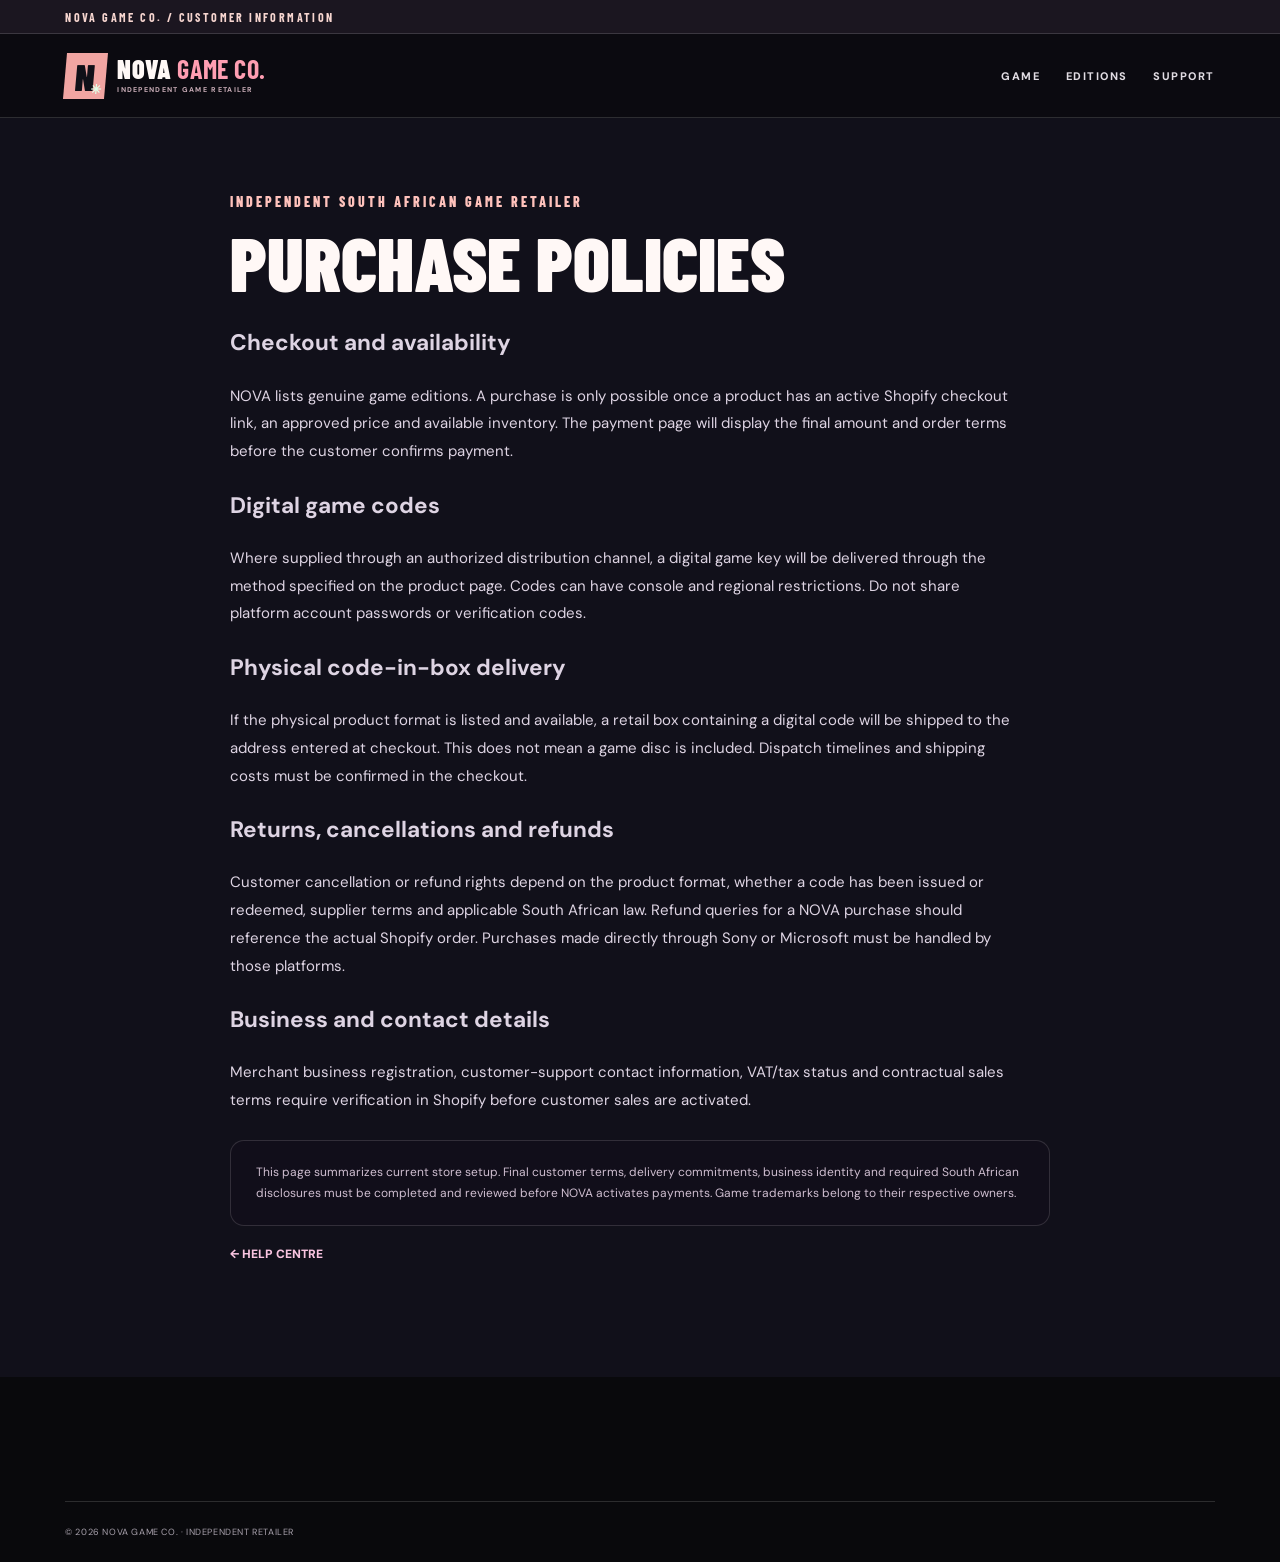
<file: policies.html>
<!doctype html><html lang="en-ZA"><head><meta charset="utf-8"><meta name="viewport" content="width=device-width,initial-scale=1"><meta name="robots" content="noindex,nofollow"><title>PURCHASE POLICIES | NOVA GAME CO.</title><link rel="icon" href="assets/favicon.svg"><link rel="stylesheet" href="styles.css"><link rel="stylesheet" href="premium.css"></head><body class="purchase-page"><div class="topline">NOVA GAME CO. / CUSTOMER INFORMATION</div><header class="site-header"><a class="brand" href="index.html"><span class="brand-icon">N<span>✳</span></span><span class="brand-name">NOVA <b>GAME CO.</b><small>INDEPENDENT GAME RETAILER</small></span></a><nav class="nav" aria-label="Main"><a href="index.html">GAME</a><a href="index.html#compare-editions">EDITIONS</a><a href="support.html">SUPPORT</a></nav></header><main class="purchase-main"><div class="wrap" style="max-width:950px"><div class="section-eyebrow">INDEPENDENT SOUTH AFRICAN GAME RETAILER</div><h1 style="font:900 clamp(46px,7vw,76px)/.9 var(--display);margin:18px 0 26px">PURCHASE POLICIES</h1><div style="max-width:780px;color:#ded4e3;font-size:15px;line-height:1.85"><h2>Checkout and availability</h2><p>NOVA lists genuine game editions. A purchase is only possible once a product has an active Shopify checkout link, an approved price and available inventory. The payment page will display the final amount and order terms before the customer confirms payment.</p><h2>Digital game codes</h2><p>Where supplied through an authorized distribution channel, a digital game key will be delivered through the method specified on the product page. Codes can have console and regional restrictions. Do not share platform account passwords or verification codes.</p><h2>Physical code-in-box delivery</h2><p>If the physical product format is listed and available, a retail box containing a digital code will be shipped to the address entered at checkout. This does not mean a game disc is included. Dispatch timelines and shipping costs must be confirmed in the checkout.</p><h2>Returns, cancellations and refunds</h2><p>Customer cancellation or refund rights depend on the product format, whether a code has been issued or redeemed, supplier terms and applicable South African law. Refund queries for a NOVA purchase should reference the actual Shopify order. Purchases made directly through Sony or Microsoft must be handled by those platforms.</p><h2>Business and contact details</h2><p>Merchant business registration, customer-support contact information, VAT/tax status and contractual sales terms require verification in Shopify before customer sales are activated.</p></div><div class="edition-disclaimer">This page summarizes current store setup. Final customer terms, delivery commitments, business identity and required South African disclosures must be completed and reviewed before NOVA activates payments. Game trademarks belong to their respective owners.</div><a href="support.html" class="back-route">← HELP CENTRE</a></div></main><footer class="footer"><div class="wrap"><div class="footer-bottom">© 2026 NOVA GAME CO. · INDEPENDENT RETAILER</div></div></footer></body></html>
</file>
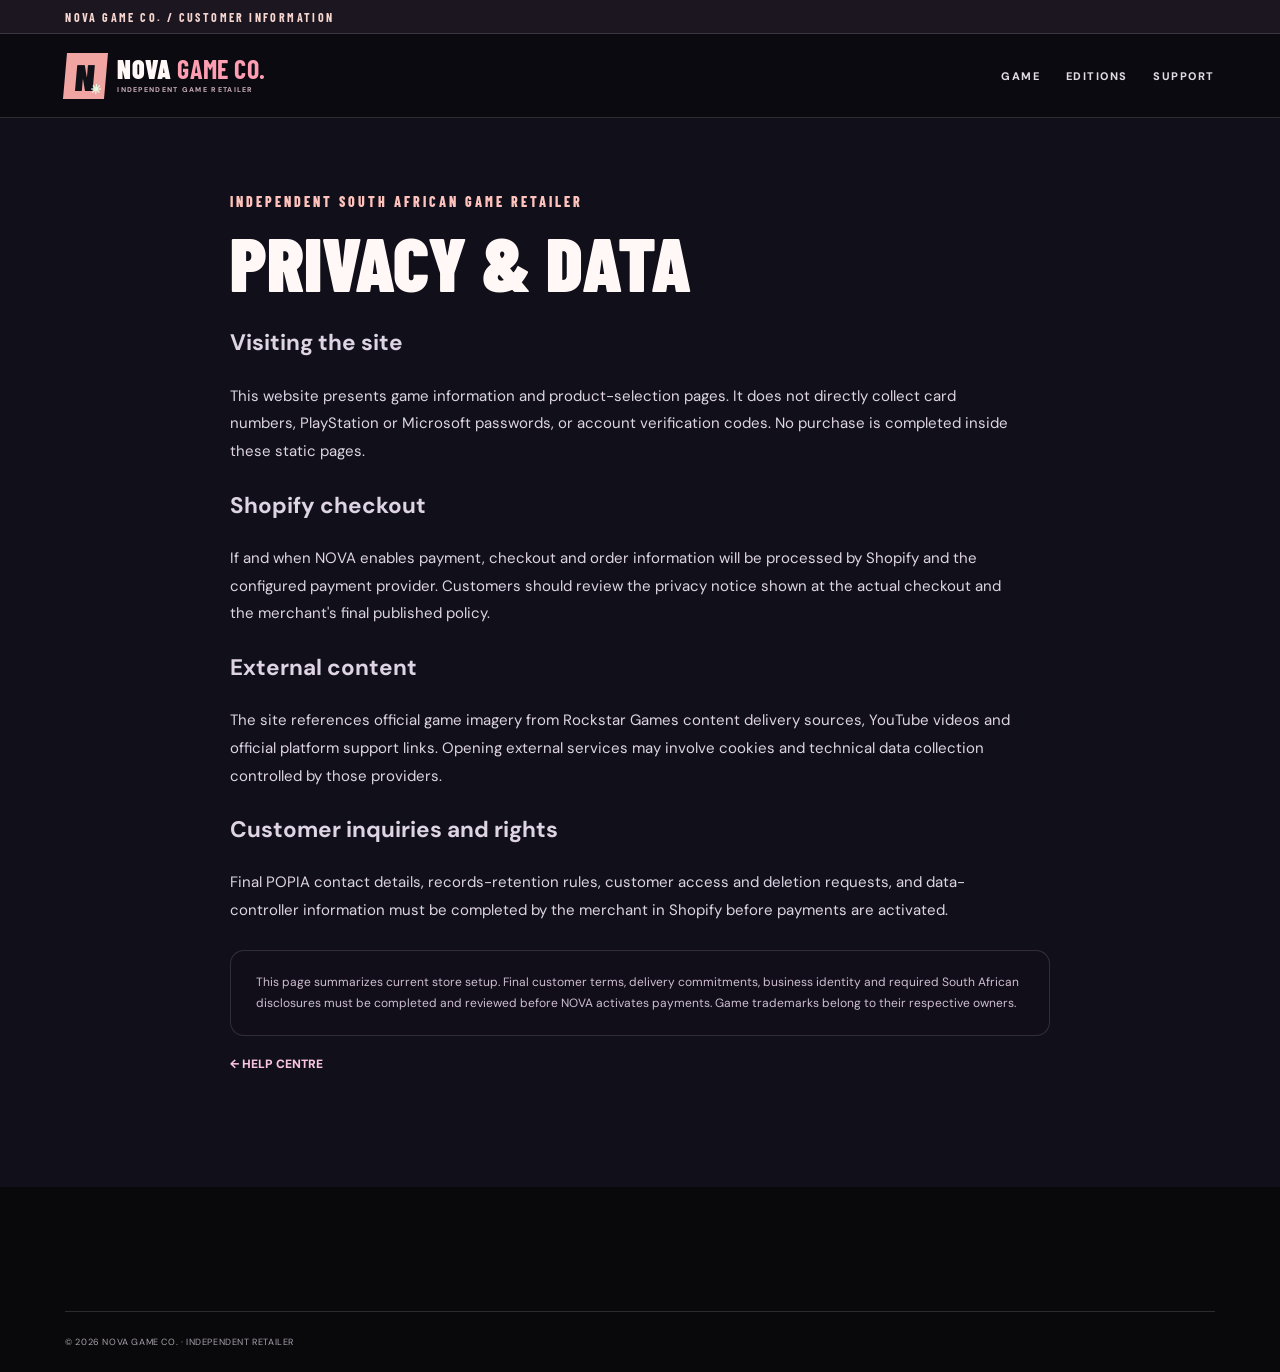
<file: privacy.html>
<!doctype html><html lang="en-ZA"><head><meta charset="utf-8"><meta name="viewport" content="width=device-width,initial-scale=1"><meta name="robots" content="noindex,nofollow"><title>PRIVACY & DATA | NOVA GAME CO.</title><link rel="icon" href="assets/favicon.svg"><link rel="stylesheet" href="styles.css"><link rel="stylesheet" href="premium.css"></head><body class="purchase-page"><div class="topline">NOVA GAME CO. / CUSTOMER INFORMATION</div><header class="site-header"><a class="brand" href="index.html"><span class="brand-icon">N<span>✳</span></span><span class="brand-name">NOVA <b>GAME CO.</b><small>INDEPENDENT GAME RETAILER</small></span></a><nav class="nav" aria-label="Main"><a href="index.html">GAME</a><a href="index.html#compare-editions">EDITIONS</a><a href="support.html">SUPPORT</a></nav></header><main class="purchase-main"><div class="wrap" style="max-width:950px"><div class="section-eyebrow">INDEPENDENT SOUTH AFRICAN GAME RETAILER</div><h1 style="font:900 clamp(46px,7vw,76px)/.9 var(--display);margin:18px 0 26px">PRIVACY & DATA</h1><div style="max-width:780px;color:#ded4e3;font-size:15px;line-height:1.85"><h2>Visiting the site</h2><p>This website presents game information and product-selection pages. It does not directly collect card numbers, PlayStation or Microsoft passwords, or account verification codes. No purchase is completed inside these static pages.</p><h2>Shopify checkout</h2><p>If and when NOVA enables payment, checkout and order information will be processed by Shopify and the configured payment provider. Customers should review the privacy notice shown at the actual checkout and the merchant's final published policy.</p><h2>External content</h2><p>The site references official game imagery from Rockstar Games content delivery sources, YouTube videos and official platform support links. Opening external services may involve cookies and technical data collection controlled by those providers.</p><h2>Customer inquiries and rights</h2><p>Final POPIA contact details, records-retention rules, customer access and deletion requests, and data-controller information must be completed by the merchant in Shopify before payments are activated.</p></div><div class="edition-disclaimer">This page summarizes current store setup. Final customer terms, delivery commitments, business identity and required South African disclosures must be completed and reviewed before NOVA activates payments. Game trademarks belong to their respective owners.</div><a href="support.html" class="back-route">← HELP CENTRE</a></div></main><footer class="footer"><div class="wrap"><div class="footer-bottom">© 2026 NOVA GAME CO. · INDEPENDENT RETAILER</div></div></footer></body></html>
</file>
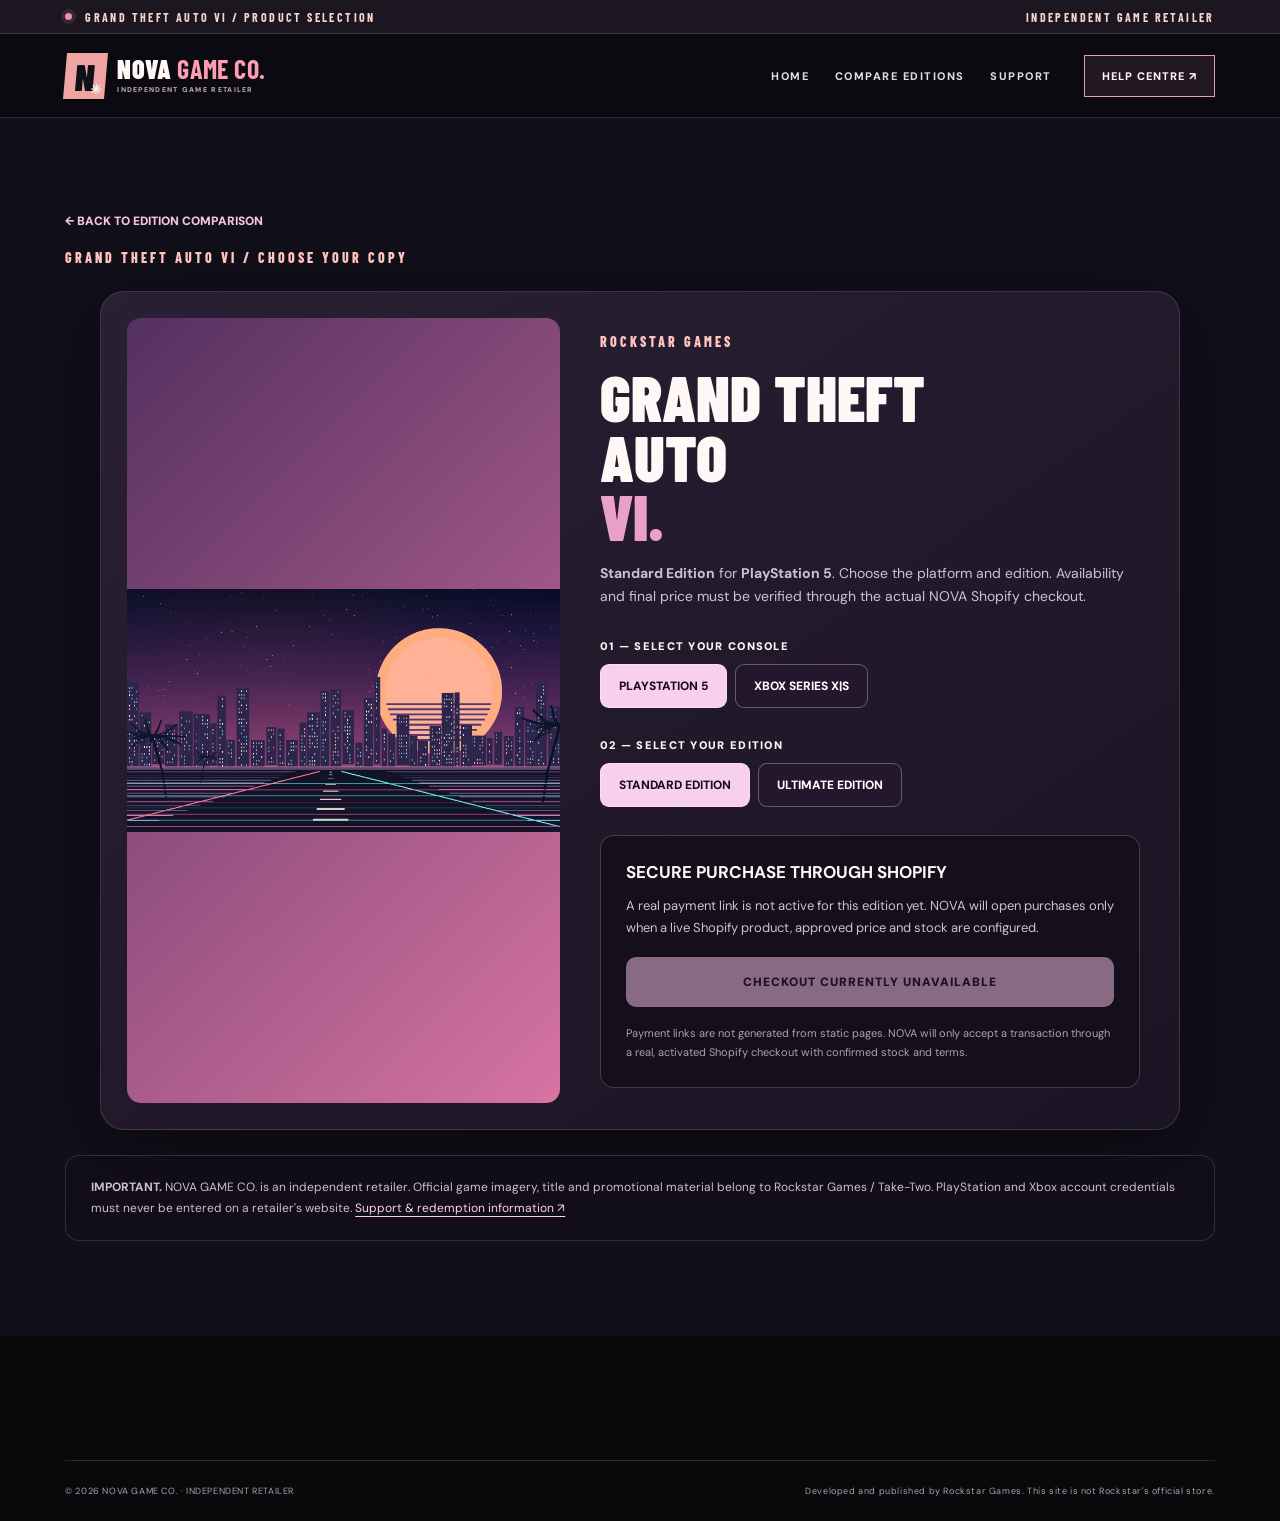
<file: purchase.html>
<!doctype html><html lang="en-ZA"><head><meta charset="utf-8"><meta name="viewport" content="width=device-width,initial-scale=1"><meta name="robots" content="noindex,nofollow"><meta name="theme-color" content="#15101d"><meta name="description" content="Select the Grand Theft Auto VI edition and console for purchase at NOVA GAME CO. Secure checkout is available only through an activated NOVA Shopify product.">
<title>Choose your GTA VI edition | NOVA GAME CO.</title><link rel="icon" href="assets/favicon.svg" type="image/svg+xml"><link rel="stylesheet" href="styles.css"><link rel="stylesheet" href="premium.css"><script src="checkout-config.js" defer></script><script src="premium.js" defer></script></head>
<body class="purchase-page"><a class="skip" href="#main">Skip to product</a>
<div class="topline"><span class="pulse"></span>GRAND THEFT AUTO VI / PRODUCT SELECTION<span class="topline-spacer"></span>INDEPENDENT GAME RETAILER</div>
<header class="site-header"><a class="brand" href="index.html"><span class="brand-icon">N<span>✳</span></span><span class="brand-name">NOVA <b>GAME CO.</b><small>INDEPENDENT GAME RETAILER</small></span></a><nav class="nav" aria-label="Navigation"><a href="index.html">HOME</a><a href="index.html#compare-editions">COMPARE EDITIONS</a><a href="support.html">SUPPORT</a></nav><a class="header-action" href="support.html">HELP CENTRE ↗</a></header>
<main id="main" class="purchase-main"><div class="wrap"><a class="back-route" href="index.html#compare-editions">← BACK TO EDITION COMPARISON</a><div class="section-eyebrow">GRAND THEFT AUTO VI / CHOOSE YOUR COPY</div>
<div class="purchase-panel"><div class="purchase-art"><img id="purchaseCover" src="https://images.ctfassets.net/h1rqp7q66d54/2Jdz0iAM18p5xmLns5yGLC/5a43ecf3763a9db84504fc32b8417c4f/GTAVI_PreOrderWebstore_GamesGrid_FOB_1212x1497_R01.jpg" alt="Grand Theft Auto VI official game artwork" width="490" height="620" onerror="this.src='assets/neon-city-original.webp'"></div>
<div class="purchase-information"><span class="section-eyebrow">ROCKSTAR GAMES</span><h1>GRAND THEFT<br>AUTO <em>VI.</em></h1><p><b id="selectedEdition">Standard Edition</b> for <b id="selectedPlatform">PlayStation 5</b>. Choose the platform and edition. Availability and final price must be verified through the actual NOVA Shopify checkout.</p>
<div class="selector-label">01 — SELECT YOUR CONSOLE</div><div class="purchase-options" data-choice="platform" role="group" aria-label="Select console"><button type="button" data-value="ps5" aria-pressed="true">PLAYSTATION 5</button><button type="button" data-value="xbox" aria-pressed="false">XBOX SERIES X|S</button></div>
<div class="selector-label">02 — SELECT YOUR EDITION</div><div class="purchase-options" data-choice="edition" role="group" aria-label="Select edition"><button type="button" data-value="standard" aria-pressed="true">STANDARD EDITION</button><button type="button" data-value="ultimate" aria-pressed="false">ULTIMATE EDITION</button></div>
<div class="checkout-box"><strong>SECURE PURCHASE THROUGH SHOPIFY</strong><p id="purchaseMessage">Checking whether a verified Shopify checkout exists for this edition.</p><a id="purchaseButton" class="checkout-go" role="button" aria-disabled="true">CHECKOUT CURRENTLY UNAVAILABLE</a><p style="margin:17px 0 0;font-size:11px;color:#aca0b6">Payment links are not generated from static pages. NOVA will only accept a transaction through a real, activated Shopify checkout with confirmed stock and terms.</p></div>
</div></div><div class="edition-disclaimer"><strong>IMPORTANT.</strong> NOVA GAME CO. is an independent retailer. Official game imagery, title and promotional material belong to Rockstar Games / Take-Two. PlayStation and Xbox account credentials must never be entered on a retailer's website. <a href="support.html">Support & redemption information ↗</a></div></div></main>
<footer class="footer"><div class="wrap"><div class="footer-bottom"><span>© <span id="year">2026</span> NOVA GAME CO. · INDEPENDENT RETAILER</span><span>Developed and published by Rockstar Games. This site is not Rockstar's official store.</span></div></div></footer>
</body></html>
</file>
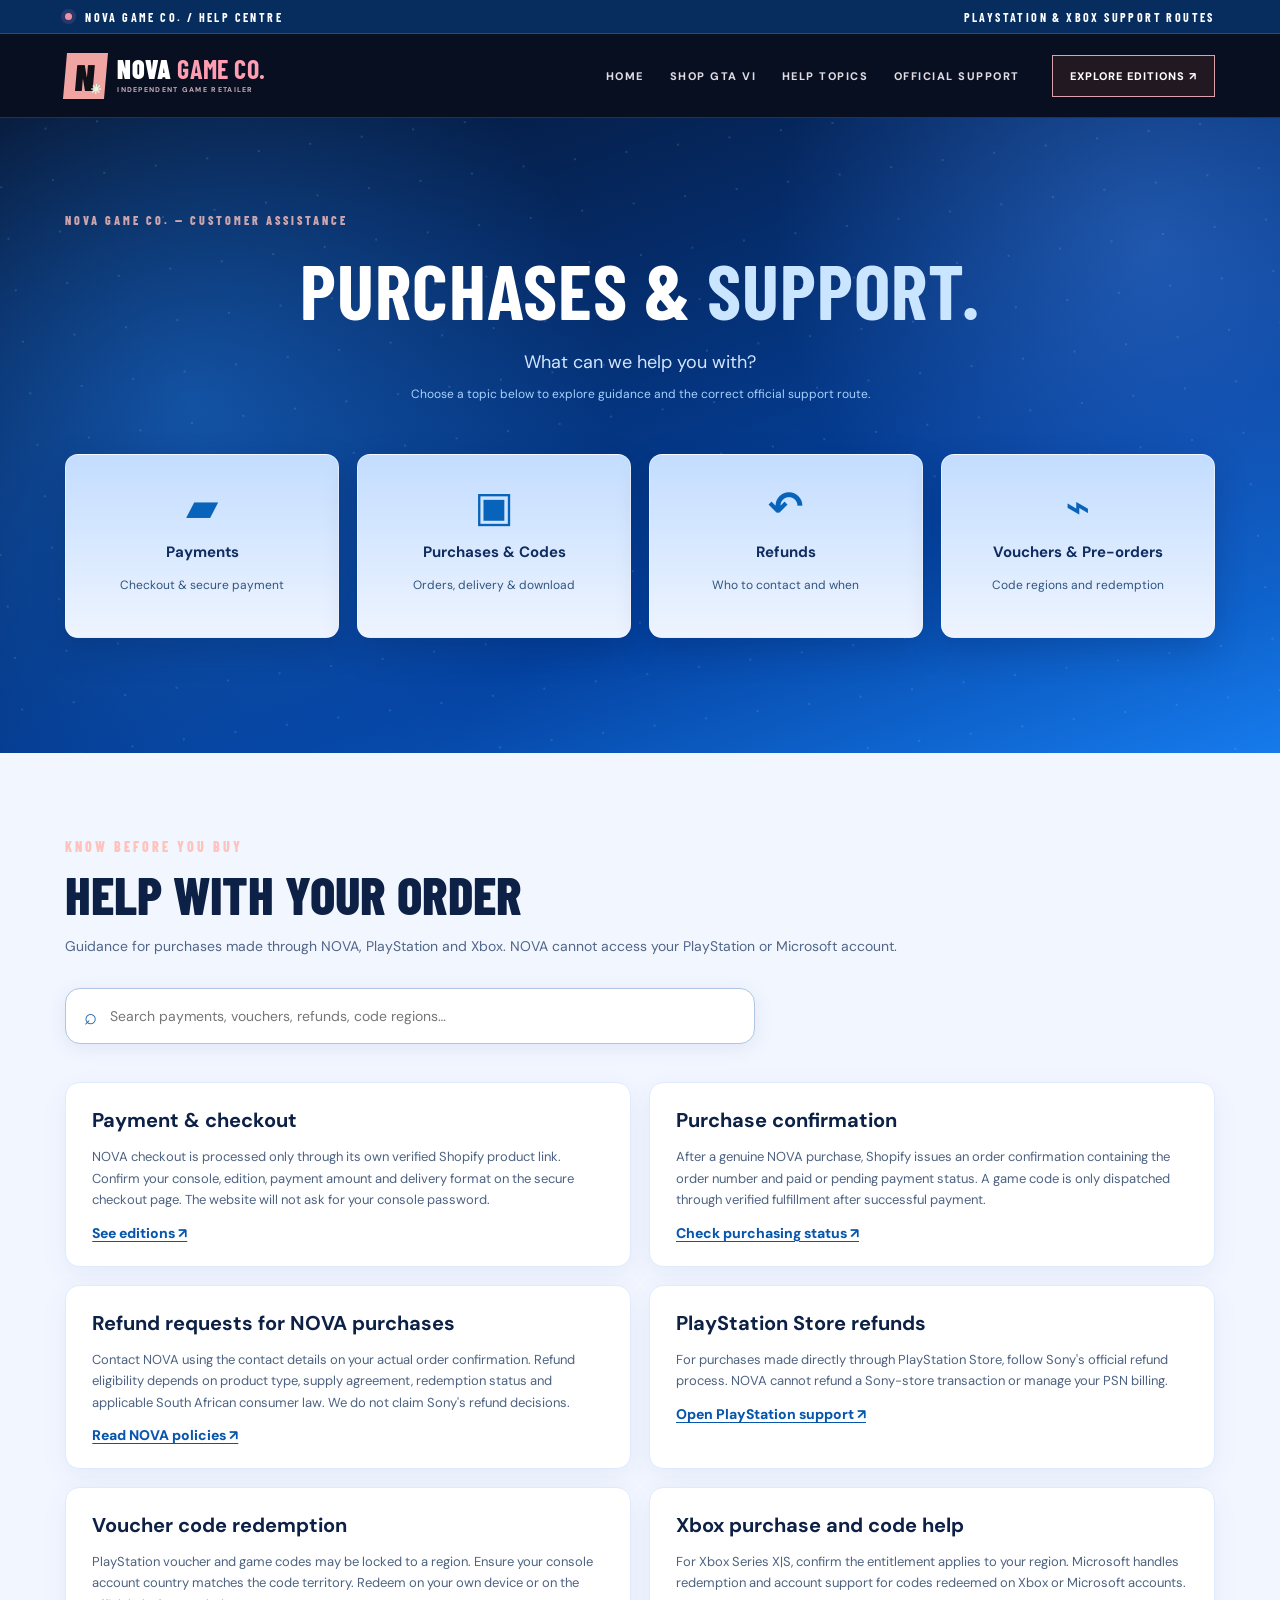
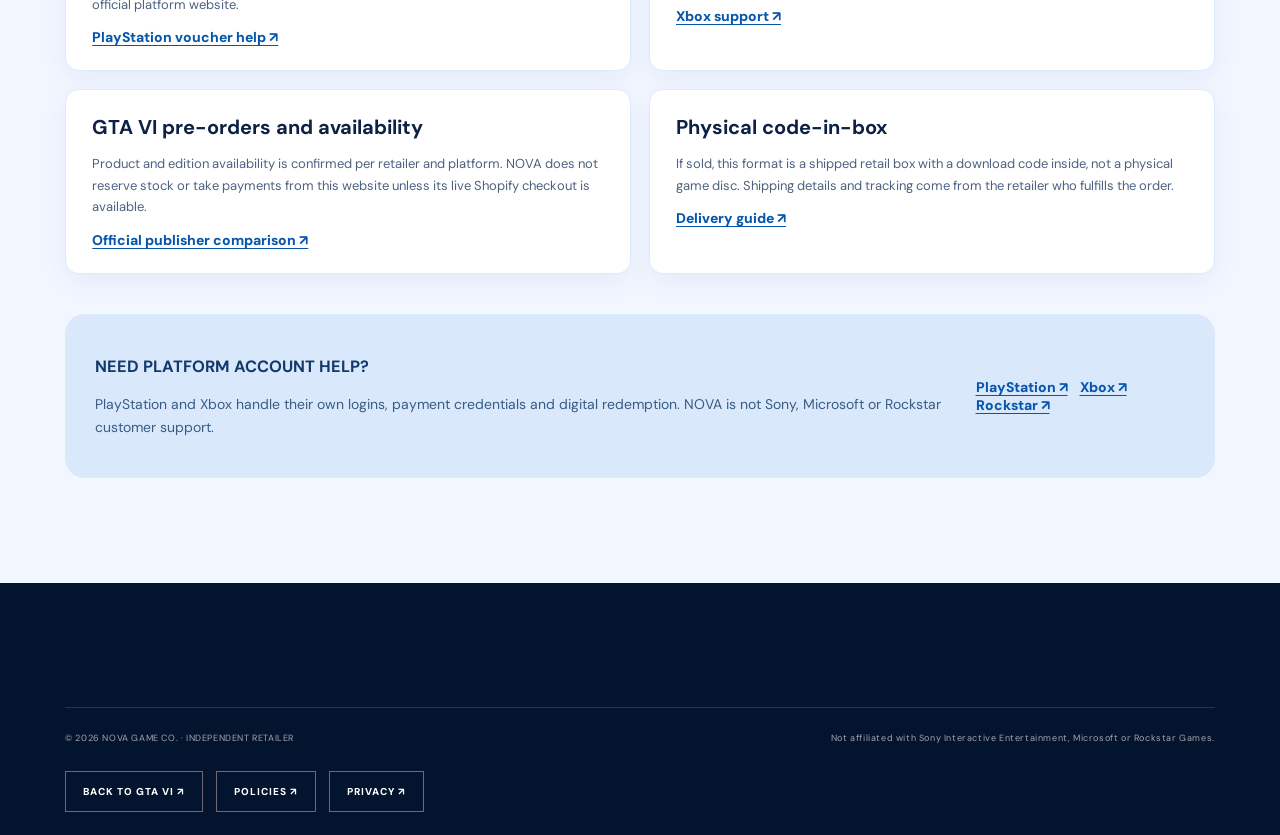
<file: support.html>
<!doctype html><html lang="en-ZA"><head>
<meta charset="utf-8"><meta name="viewport" content="width=device-width,initial-scale=1"><meta name="robots" content="noindex,nofollow">
<meta name="theme-color" content="#073b93"><meta name="description" content="NOVA GAME CO. help centre for Grand Theft Auto VI purchases, payments, refunds, digital codes and account-region guidance. Official platform support links included.">
<title>Purchases & Support | NOVA GAME CO.</title><link rel="icon" href="assets/favicon.svg" type="image/svg+xml"><link rel="stylesheet" href="styles.css"><link rel="stylesheet" href="premium.css"><script src="app.js" defer></script><script src="premium.js" defer></script></head>
<body class="support-page">
<a class="skip" href="#main">Skip to main</a>
<div class="topline"><span class="pulse"></span>NOVA GAME CO. / HELP CENTRE<span class="topline-spacer"></span><span>PLAYSTATION & XBOX SUPPORT ROUTES</span></div>
<header class="site-header"><a class="brand" href="index.html"><span class="brand-icon">N<span>✳</span></span><span class="brand-name">NOVA <b>GAME CO.</b><small>INDEPENDENT GAME RETAILER</small></span></a><nav class="nav" id="primaryNav" aria-label="Main"><a href="index.html">HOME</a><a href="index.html#compare-editions">SHOP GTA VI</a><a href="#help-topics">HELP TOPICS</a><a href="#official">OFFICIAL SUPPORT</a></nav><a href="index.html#compare-editions" class="header-action">EXPLORE EDITIONS ↗</a><button class="menu-btn" id="menuBtn" aria-label="Open navigation" aria-expanded="false" aria-controls="primaryNav"><span></span><span></span></button></header>
<main id="main">
<section class="support-hero"><div class="wrap"><div class="eyebrow">NOVA GAME CO. — CUSTOMER ASSISTANCE</div><h1>PURCHASES & <em>SUPPORT.</em></h1><p class="subtitle">What can we help you with?</p><p class="subinfo">Choose a topic below to explore guidance and the correct official support route.</p>
<div class="help-cards">
<a class="help-card" href="#help-topics" data-help-category="payment"><span class="help-symbol" aria-hidden="true">▰</span><b>Payments</b><small>Checkout & secure payment</small></a>
<a class="help-card" href="#help-topics" data-help-category="purchase"><span class="help-symbol" aria-hidden="true">▣</span><b>Purchases & Codes</b><small>Orders, delivery & download</small></a>
<a class="help-card" href="#help-topics" data-help-category="refund"><span class="help-symbol" aria-hidden="true">↶</span><b>Refunds</b><small>Who to contact and when</small></a>
<a class="help-card" href="#help-topics" data-help-category="voucher"><span class="help-symbol" aria-hidden="true">⌁</span><b>Vouchers & Pre-orders</b><small>Code regions and redemption</small></a>
</div></div></section>
<section id="help-topics" class="support-content"><div class="wrap"><div class="support-heading"><span class="section-eyebrow">KNOW BEFORE YOU BUY</span><h2>HELP WITH YOUR ORDER</h2><p>Guidance for purchases made through NOVA, PlayStation and Xbox. NOVA cannot access your PlayStation or Microsoft account.</p></div><label class="help-search" for="helpSearch"><span aria-hidden="true">⌕</span><input type="search" id="helpSearch" placeholder="Search payments, vouchers, refunds, code regions…" autocomplete="off" aria-label="Search help articles"></label>
<div class="help-faq">
<article><h3>Payment & checkout</h3><p>NOVA checkout is processed only through its own verified Shopify product link. Confirm your console, edition, payment amount and delivery format on the secure checkout page. The website will not ask for your console password.</p><a href="index.html#compare-editions">See editions ↗</a></article>
<article><h3>Purchase confirmation</h3><p>After a genuine NOVA purchase, Shopify issues an order confirmation containing the order number and paid or pending payment status. A game code is only dispatched through verified fulfillment after successful payment.</p><a href="index.html#compare-editions">Check purchasing status ↗</a></article>
<article><h3>Refund requests for NOVA purchases</h3><p>Contact NOVA using the contact details on your actual order confirmation. Refund eligibility depends on product type, supply agreement, redemption status and applicable South African consumer law. We do not claim Sony's refund decisions.</p><a href="policies.html">Read NOVA policies ↗</a></article>
<article><h3>PlayStation Store refunds</h3><p>For purchases made directly through PlayStation Store, follow Sony's official refund process. NOVA cannot refund a Sony-store transaction or manage your PSN billing.</p><a href="https://www.playstation.com/en-za/support/store/" target="_blank" rel="noopener noreferrer">Open PlayStation support ↗</a></article>
<article><h3>Voucher code redemption</h3><p>PlayStation voucher and game codes may be locked to a region. Ensure your console account country matches the code territory. Redeem on your own device or on the official platform website.</p><a href="https://www.playstation.com/en-za/support/store/" target="_blank" rel="noopener noreferrer">PlayStation voucher help ↗</a></article>
<article><h3>Xbox purchase and code help</h3><p>For Xbox Series X|S, confirm the entitlement applies to your region. Microsoft handles redemption and account support for codes redeemed on Xbox or Microsoft accounts.</p><a href="https://support.xbox.com/" target="_blank" rel="noopener noreferrer">Xbox support ↗</a></article>
<article><h3>GTA VI pre-orders and availability</h3><p>Product and edition availability is confirmed per retailer and platform. NOVA does not reserve stock or take payments from this website unless its live Shopify checkout is available.</p><a href="https://store.rockstargames.com/game/buy-gta-vi?drm=playstation#compare-editions" target="_blank" rel="noopener noreferrer">Official publisher comparison ↗</a></article>
<article><h3>Physical code-in-box</h3><p>If sold, this format is a shipped retail box with a download code inside, not a physical game disc. Shipping details and tracking come from the retailer who fulfills the order.</p><a href="index.html#guide">Delivery guide ↗</a></article>
</div><p id="noHelpResults" class="no-help-results" hidden>No matching help topics. Try a shorter search or use the official support links below.</p>
<div class="official-help" id="official"><div><h3>NEED PLATFORM ACCOUNT HELP?</h3><p>PlayStation and Xbox handle their own logins, payment credentials and digital redemption. NOVA is not Sony, Microsoft or Rockstar customer support.</p></div><div><a href="https://www.playstation.com/en-za/support/store/" target="_blank" rel="noopener noreferrer">PlayStation ↗</a> &nbsp; <a href="https://support.xbox.com/" target="_blank" rel="noopener noreferrer">Xbox ↗</a> &nbsp; <a href="https://support.rockstargames.com/" target="_blank" rel="noopener noreferrer">Rockstar ↗</a></div></div></div></section>
</main><footer class="footer"><div class="wrap"><div class="footer-bottom"><span>© <span id="year">2026</span> NOVA GAME CO. · INDEPENDENT RETAILER</span><span>Not affiliated with Sony Interactive Entertainment, Microsoft or Rockstar Games.</span></div><div class="guide-links"><a href="index.html">BACK TO GTA VI ↗</a><a href="policies.html">POLICIES ↗</a><a href="privacy.html">PRIVACY ↗</a></div></div></footer>
</body></html>
</file>
<file: styles.css>
@import url('https://fonts.googleapis.com/css2?family=Barlow+Condensed:wght@500;600;700;800;900&family=DM+Sans:wght@400;500;600;700&display=swap');
:root{--ink:#0e0e14;--ink2:#17141f;--ink3:#241b2c;--line:rgba(255,255,255,.14);--pink:#ff83a7;--coral:#ffad8b;--gold:#ffca8f;--text:#fff8f6;--muted:#b6aab6;--font:'DM Sans',system-ui,-apple-system,sans-serif;--display:'Barlow Condensed',Impact,'Arial Narrow',sans-serif}*{box-sizing:border-box}html{scroll-behavior:smooth;scroll-padding-top:86px}body{margin:0;color:var(--text);background:var(--ink);font-family:var(--font);font-size:14px;-webkit-font-smoothing:antialiased}a{color:inherit;text-decoration:none}button,input,select,textarea{font:inherit}button{cursor:pointer}img,video{display:block;max-width:100%}button:focus-visible,a:focus-visible,details:focus-visible,input:focus-visible,select:focus-visible{outline:3px solid #8ddff8;outline-offset:3px}body.modal-open{overflow:hidden}.wrap{max-width:1400px;margin:auto;padding:0 clamp(22px,5.1vw,88px)}.skip{position:absolute;top:-50px;z-index:99;background:white;color:#000;padding:10px}.skip:focus{top:0}.topline{height:34px;padding:0 clamp(20px,5.1vw,88px);display:flex;align-items:center;gap:13px;background:#1b1620;border-bottom:1px solid var(--line);font-family:var(--display);font-size:12px;font-weight:700;letter-spacing:2.4px;color:#f6d5cf}.pulse,.live-dot{width:7px;height:7px;display:inline-block;flex:0 0 7px;background:#ef91a2;border-radius:50%;box-shadow:0 0 0 4px #ff90b420}.topline-spacer{flex:1}.top-div{opacity:.4}.site-header{height:84px;padding:0 clamp(20px,5.1vw,88px);display:flex;align-items:center;gap:32px;border-bottom:1px solid var(--line);background:#0c0b10f5;position:sticky;top:0;z-index:30;backdrop-filter:blur(22px)}.brand{display:inline-flex;align-items:center;gap:11px;white-space:nowrap}.brand-icon{font-family:var(--display);font-size:37px;font-weight:900;display:grid;place-items:center;color:#101018;background:#f1a5a2;width:41px;height:46px;line-height:1;position:relative;transform:skew(-5deg);overflow:hidden}.brand-icon span{position:absolute;color:#e2ffe7;font-size:13px;bottom:3px;right:3px}.brand-name{font-family:var(--display);font-size:26px;font-weight:900;line-height:.85;letter-spacing:.4px}.brand-name b{color:#ff9eb2}.brand-name small{display:block;font-family:var(--font);font-size:7px;font-weight:800;letter-spacing:1.3px;color:#c6aab5;margin-top:7px}.nav{display:flex;align-items:center;gap:clamp(13px,2vw,35px);margin-left:auto}.nav a{font-size:11px;letter-spacing:1.5px;font-weight:800;color:#e1dce3;white-space:nowrap;transition:color .2s}.nav a:hover{color:var(--pink)}.header-action{white-space:nowrap;border:1px solid #dca2ab;padding:13px 17px;font-size:11px;letter-spacing:1px;font-weight:800;background:#221821}.header-action span{color:#ff9faa}.header-action:hover{background:#503147}.menu-btn{display:none;background:none;border:0;width:36px;height:36px;padding:7px;flex-direction:column;justify-content:space-evenly}.menu-btn span{height:2px;background:white;width:100%}.hero{position:relative;background:#171121;min-height:790px;overflow:hidden}.hero-glow{position:absolute;inset:-10%;background:radial-gradient(circle at 78% 50%,#b44380a6,transparent 38%),radial-gradient(circle at 5% 84%,#e6865b55,transparent 44%);z-index:0}.hero-backdrop{position:absolute;inset:0;width:100%;height:100%;object-fit:cover;opacity:.32;filter:blur(6px) saturate(.9);transform:scale(1.04)}.hero-vignette{position:absolute;inset:0;background:linear-gradient(90deg,#100b16 .2%,#1a1125e9 37%,#2014219c 69%,#111018bf),linear-gradient(0deg,#0e0e14 0,transparent 27%,#22162970 100%)}.hero-content{position:relative;display:grid;grid-template-columns:minmax(0,1.06fr) minmax(310px,.85fr);gap:clamp(20px,5vw,95px);align-items:center;padding-top:74px;padding-bottom:50px;min-height:680px}.hero-copy{position:relative;z-index:3}.eyebrow,.section-eyebrow{font-family:var(--display);font-weight:800;font-size:14px;letter-spacing:3px;color:#ffc2bc}.eyebrow{display:flex;align-items:center;gap:12px}.eyebrow-line{display:inline-block;background:var(--pink);width:31px;height:2px}.eyebrow-number{opacity:.54}.game-wordmark{font-family:var(--display);font-size:clamp(19px,2.7vw,32px);letter-spacing:3px;font-weight:900;line-height:1;margin:35px 0 0}.game-wordmark span{font-size:55px;background:linear-gradient(155deg,#fff5d4,#ff8fc4 56%,#e879a8);-webkit-background-clip:text;background-clip:text;color:transparent;letter-spacing:0;margin-left:7px}.hero h1,.section h2,.closing-cta h2{font-family:var(--display);font-weight:900;line-height:.82;font-size:clamp(74px,8.2vw,136px);letter-spacing:-2px;margin:12px 0 26px}.hero h1 i,.section h2 em,.closing-cta h2 em{font-style:normal;background:linear-gradient(90deg,#ffd3aa 0%,#ff8ba6 55%,#db90df);-webkit-background-clip:text;background-clip:text;color:transparent}.hero-desc{color:#efdee5;font-size:15px;line-height:1.85;max-width:510px}.hero-btns{display:flex;gap:11px;flex-wrap:wrap;margin-top:31px}.btn{border:none;display:inline-flex;justify-content:center;align-items:center;gap:14px;min-height:54px;padding:14px 22px;font-weight:800;font-size:11px;letter-spacing:1.35px;text-transform:uppercase;transition:transform .2s,background .2s;color:#fff}.btn:hover{transform:translateY(-2px)}.btn-pink{background:#f58cab;color:#15101a}.btn-pink:hover{background:#ffb1c3}.btn-glass{border:1px solid #ffffff63;background:#ffffff08;color:white}.btn-glass:hover{background:#ffffff18}.play-icon{font-size:12px;color:#ff9bba}.hero-foot{display:flex;align-items:center;flex-wrap:wrap;gap:12px;color:#dfd0d7;font-size:10px;letter-spacing:1.1px;font-weight:700;margin-top:38px}.hero-foot i{font-style:normal;opacity:.3}.age-tag{background:#ece5e8;color:#17121a;font-weight:900;padding:5px 8px;font-family:var(--display);font-size:18px}.cover-stage{position:relative;max-width:510px;margin:0 auto;align-self:center}.cover-halo{position:absolute;inset:7% -10%;filter:blur(45px);background:#e96ca466;border-radius:50%}.cover-art{position:relative;max-height:540px;object-fit:contain;box-shadow:0 28px 70px #0009,0 0 0 8px #ffffff09;transform:rotate(2deg);width:100%;border:1px solid #ffffff24}.cover-caption{position:absolute;right:-7%;top:-30px;z-index:2;font-size:11px;font-weight:700;letter-spacing:2px;color:#ffd6c7;transform:rotate(5deg)}.cover-bottom{position:relative;display:flex;justify-content:space-between;gap:8px;margin-top:20px;font-weight:800;letter-spacing:1.5px;font-size:10px;color:#d7c2cc}.hero-end{position:relative;border-top:1px solid #ffffff29;display:flex;align-items:stretch;justify-content:space-between;gap:30px;padding-top:22px;padding-bottom:25px}.countdown{display:flex;align-items:center;gap:34px}.countdown-text{font-family:var(--display);font-size:19px;font-weight:800;letter-spacing:1px}.countdown-text small{display:block;color:#c4abb8;font-size:11px;margin-top:5px;letter-spacing:1.7px}.clock{display:flex;gap:13px;align-items:center}.clock div{display:flex;flex-direction:column;align-items:center}.clock strong{font-family:var(--display);font-size:37px;font-weight:900;line-height:1;color:#ffadb6;font-variant-numeric:tabular-nums}.clock small{font-size:8px;letter-spacing:1.6px;margin-top:5px}.clock>b{font-family:var(--display);font-size:24px;font-weight:600;opacity:.4;margin-top:-12px}.verified-identity{display:flex;align-items:center;gap:15px;max-width:285px;border-left:1px solid #ffffff40;padding-left:23px}.vstar{font-size:33px;color:#f798ad}.verified-identity strong{font-size:11px;letter-spacing:.6px;text-transform:uppercase}.verified-identity small{display:block;font-size:10px;line-height:1.5;color:#d7c3ca;margin-top:6px}.ticker{overflow:hidden;background:linear-gradient(90deg,#ee9fb5,#f8ba97);color:#18101b;white-space:nowrap;border-top:1px solid #ffffff60}.ticker>div{font-family:var(--display);font-size:27px;letter-spacing:2px;font-weight:900;line-height:45px;width:max-content;animation:track 45s linear infinite}.ticker span{padding:0 35px;opacity:.55}@keyframes track{0%{transform:translateX(0)}100%{transform:translateX(-35%)}}.section{padding:115px 0}.section h2{font-size:clamp(57px,7vw,104px);margin:18px 0 28px}.section p{color:#cbbdca;line-height:1.77}.intro{background:#100e17}.intro-grid{display:grid;grid-template-columns:1.55fr .8fr;gap:clamp(30px,9vw,150px)}.body-large{font-size:16px;max-width:680px}.text-link{font-weight:800;letter-spacing:1.4px;font-size:11px;display:inline-flex;align-items:center;gap:6px;padding-bottom:7px;border-bottom:1px solid var(--pink);color:#ffd5cb}.intro-grid .text-link{margin-top:15px}.intro-facts{border-top:1px solid #ffffff2a;align-self:center}.intro-facts>div{padding:18px 0;border-bottom:1px solid #ffffff2a;display:flex;justify-content:space-between;gap:10px}.intro-facts span{font-size:10px;color:#b8a1ba;letter-spacing:1px;font-weight:700}.intro-facts strong{font-family:var(--display);font-size:18px;letter-spacing:1px;text-align:right}.character-grid{display:grid;grid-template-columns:1fr 1fr;gap:19px;margin-top:65px}.character{height:420px;position:relative;overflow:hidden;border:1px solid var(--line);background:#261823}.character img{width:100%;height:100%;object-fit:cover;transition:transform .6s}.character:hover img{transform:scale(1.05)}.char-shade{position:absolute;inset:0;background:linear-gradient(0deg,#100b14ef,transparent 70%)}.char-details{position:absolute;bottom:29px;left:29px;right:29px}.char-details span{font-size:10px;letter-spacing:2px;color:#ffc3ba;font-weight:800}.char-details h3{font-family:var(--display);font-size:53px;line-height:1;margin:9px 0}.char-details h3 em{font-style:normal;color:#ff9ab5}.char-details p{font-size:12px;color:#efdee5;max-width:395px}.products{background:linear-gradient(180deg,#1d1725,#130f19)}.title-row{display:flex;justify-content:space-between;align-items:end;gap:30px;margin-bottom:36px}.title-row h2{margin-bottom:14px}.title-row p{max-width:610px;margin:0}.filters{display:flex;gap:7px;flex-wrap:wrap}.filter{background:#ffffff08;border:1px solid #ffffff2c;color:#cbb7c9;padding:12px 17px;font-size:10px;font-weight:800;letter-spacing:1.1px}.filter.active,.filter:hover{background:#efa0ae;border-color:#efa0ae;color:#24111a}.product-grid{display:grid;grid-template-columns:repeat(4,minmax(0,1fr));gap:16px}.product-card{border:1px solid #ffffff21;background:#211827;min-width:0;display:flex;flex-direction:column;transition:transform .2s,border-color .2s}.product-card:hover{transform:translateY(-5px);border-color:#e49dbb77}.product-card[hidden]{display:none}.product-image{position:relative;height:200px;background:linear-gradient(150deg,#643d69,#241626);overflow:hidden}.product-image img{height:100%;width:100%;object-fit:cover}.product-platform{position:absolute;top:12px;left:12px;padding:7px 11px;font-size:10px;letter-spacing:1px;font-weight:900;z-index:1}.ps5-tag{background:#e7ecff;color:#133380}.xbox-tag{background:#daf9d1;color:#104b1a}.product-body{padding:20px;display:flex;flex-direction:column;flex:1}.product-overline{font-size:9px;font-weight:700;letter-spacing:1.2px;color:#ffbbbf}.product-body h3{font-family:var(--display);font-weight:800;font-size:30px;line-height:1;margin:12px 0 9px}.product-body h3 small{font-size:23px;color:#ffb0bf;display:block;margin-top:5px}.product-body p{font-size:12px;line-height:1.6;flex:1;margin:10px 0 19px}.product-price{display:flex;gap:12px;align-items:center;justify-content:space-between;border-top:1px solid #ffffff27;padding-top:16px}.product-price small{display:block;font-size:9px;letter-spacing:1px;color:#bbaabc}.product-price strong{font-family:var(--display);font-size:36px;font-weight:900}.price-note{font-size:8px;font-weight:800;color:#d6a1b0;border:1px solid #b8809744;padding:5px}.product-actions{margin-top:19px;display:flex;flex-direction:column;gap:14px}.product-actions .btn{min-height:43px;font-size:10px;padding:10px}.product-actions>a:last-child{font-size:9px;letter-spacing:1.2px;font-weight:800;color:#e5c3cd;text-align:center}.stock-note{display:grid;grid-template-columns:.8fr 1.3fr .65fr;gap:28px;align-items:center;border:1px solid #ff9eaf66;background:#48273755;padding:22px 25px;margin-top:25px}.stock-note>div{display:flex;align-items:center;gap:12px}.stock-note strong{font-family:var(--display);font-size:20px;letter-spacing:1px}.stock-icon{font-size:28px;color:#ffaeb3}.stock-note p{font-size:12px;margin:0}.stock-note a{font-size:10px;font-weight:900;letter-spacing:1px;color:#ffb5a9;text-align:right}.video-section{background:#130e1a}.trailers-grid{display:grid;grid-template-columns:2fr 1fr 1fr;gap:17px}.trailer-card{background:#241b28;border:1px solid var(--line);padding:0;text-align:left;color:#fff;min-width:0;overflow:hidden}.trailer-card:hover .thumb img{transform:scale(1.05)}.trailer-card:hover{border-color:#edb7c6}.big-trailer{grid-row:span 2}.thumb{position:relative;overflow:hidden;aspect-ratio:16/10;background:#322238}.thumb img{width:100%;height:100%;object-fit:cover;transition:transform .5s}.big-trailer .thumb{aspect-ratio:16/12}.floating-play{display:grid;place-items:center;position:absolute;top:50%;left:50%;transform:translate(-50%,-50%);border-radius:50%;height:63px;width:63px;background:#f99ab7;color:#150b12;padding-left:3px;box-shadow:0 0 0 10px #ff9db31f}.trailer-detail{padding:16px 18px;display:flex;flex-direction:column;gap:7px}.trailer-detail span{font-size:9px;letter-spacing:1.4px;color:#ebb4bd;font-weight:700}.trailer-detail strong{font-family:var(--display);font-size:25px;line-height:1}.big-trailer .trailer-detail strong{font-size:38px}.trailer-detail small{color:#beb1c0;font-size:9px;letter-spacing:1px}.video-extra{background:#271d2e;padding:20px;display:flex;align-items:center;gap:14px;margin-top:17px;font-size:11px;font-weight:800;letter-spacing:1.5px}.video-extra b{margin-left:auto;color:#ffa9bc}.gallery-section{background:#15101b}.gallery-grid{display:grid;grid-template-columns:repeat(3,1fr);grid-auto-rows:205px;gap:13px}.shot{border:0;position:relative;background:#29212d;overflow:hidden;padding:0;min-width:0}.shot img{width:100%;height:100%;object-fit:cover;transition:transform .5s}.shot:hover img{transform:scale(1.06)}.shot::after{content:'';position:absolute;inset:30% 0 0;background:linear-gradient(0deg,#09070ded,transparent);pointer-events:none}.shot span{position:absolute;bottom:18px;left:21px;z-index:1;font-family:var(--display);font-size:24px;letter-spacing:.5px;font-weight:800;color:#fff}.shot-big{grid-column:span 2;grid-row:span 2}.shot-big span{font-size:40px}.shot-wide{grid-column:span 2}.media-credit{font-size:11px;margin-top:18px}.asset-library{background:radial-gradient(circle at 10% 5%,#66304d44,transparent 35%),#1e1524}.asset-grid{display:grid;grid-template-columns:repeat(4,1fr);gap:13px}.asset-grid a{border:1px solid #ffffff27;background:#241a2e;padding:30px 22px;min-height:180px;display:flex;flex-direction:column;transition:background .2s,transform .2s}.asset-grid a:hover{background:#4c2946;transform:translateY(-3px)}.asset-grid strong{font-family:var(--display);font-size:79px;line-height:.8;color:#ffadb4}.asset-grid span{font-family:var(--display);font-size:20px;font-weight:800;letter-spacing:.5px;margin-top:17px}.asset-grid small{margin-top:auto;padding-top:22px;font-size:10px;letter-spacing:1px;color:#f8b4b6;font-weight:800}.asset-small{display:flex;gap:10px;flex-wrap:wrap;margin-top:18px}.asset-small a{border:1px solid #ffffff3b;padding:13px 15px;font-size:10px;font-weight:800;letter-spacing:.8px}.asset-small a:hover{border-color:#fba2ad}.how-section{background:#111018}.guide-grid{display:grid;grid-template-columns:repeat(4,1fr);gap:13px}.guide-grid article{border-top:2px solid #ea9bb1;background:#241d2b;padding:26px 22px;min-height:230px}.guide-label{font-size:10px;color:#ffb1c5;font-weight:800;letter-spacing:1px}.guide-grid h3{font-family:var(--display);font-size:29px;font-weight:800;line-height:1;margin:25px 0 12px}.guide-grid p{font-size:12px;line-height:1.7}.guide-links{display:flex;flex-wrap:wrap;gap:13px;margin-top:25px}.guide-links a{border:1px solid #e7bdc07c;padding:13px 17px;font-weight:800;font-size:10px;letter-spacing:1px}.own-creative{background:#211a28}.own-grid{display:grid;grid-template-columns:1.8fr .7fr;gap:15px;align-items:start}.own-video{border:1px solid var(--line);background:#09090d}.own-video video{width:100%;max-height:400px;object-fit:contain;background:#09090d}.own-video.vertical video{max-height:400px}.own-video>div{display:flex;align-items:center;justify-content:space-between;gap:10px;padding:19px;font-size:10px;letter-spacing:1px}.own-video a{color:#ffbdc1}.faq-section{background:#0f0c14}.faq-grid{display:grid;grid-template-columns:1fr 1fr;column-gap:22px}.faq-grid details{border-top:1px solid #ffffff33;padding:22px 0}.faq-grid details:last-child,.faq-grid details:nth-last-child(2){border-bottom:1px solid #ffffff33}.faq-grid summary{font-weight:800;letter-spacing:.2px;cursor:pointer;list-style:none;display:flex;justify-content:space-between;gap:20px}.faq-grid summary::after{content:'+';color:#ffc4ae;font-size:19px}.faq-grid details[open] summary::after{content:'−'}.faq-grid p{font-size:12px;margin:16px 0 0}.closing-cta{background:linear-gradient(105deg,#55304d,#d3798b 65%,#e9a28e);padding:75px 0;color:#fff}.closing-inner{display:flex;justify-content:space-between;gap:25px;align-items:end}.closing-cta h2{font-size:clamp(70px,8vw,120px);margin:20px 0}.closing-cta h2 em{color:#220f23;background:none;-webkit-text-fill-color:#271324}.closing-cta p{font-size:14px;max-width:560px}.closing-inner>div:last-child{display:flex;flex-direction:column;gap:12px;min-width:220px}.closing-inner .btn-pink{background:#180d18;color:white}.closing-inner .btn-glass{border-color:#ffffff98}.footer{background:#09090c;padding:67px 0 23px}.footer-top{display:grid;grid-template-columns:1fr 1.5fr;gap:70px}.footer-top>div:first-child>p{color:#a9a0ae;max-width:355px;font-size:11px;line-height:1.8;margin-top:26px}.footer-links{display:grid;grid-template-columns:repeat(3,1fr);gap:18px}.footer-links>div{display:flex;flex-direction:column;gap:15px}.footer-links b{font-size:11px;letter-spacing:1px;color:#ffb1b8;margin-bottom:8px}.footer-links a{font-size:11px;color:#ddd1dc}.footer-links a:hover{color:#ff9bb0}.footer-bottom{display:flex;justify-content:space-between;gap:35px;border-top:1px solid #ffffff24;padding-top:24px;margin-top:57px;color:#a8a1ac;font-size:9px;line-height:1.5;letter-spacing:.6px}.media-modal{position:fixed;inset:0;z-index:90;background:#09060bf0;display:grid;place-items:center;padding:22px;backdrop-filter:blur(12px)}.media-modal[hidden]{display:none}.media-modal-panel{width:min(100%,1100px);box-shadow:0 20px 60px #0008;background:#19131f;border:1px solid #ffffff43}.modal-head{padding:16px 19px;display:flex;justify-content:space-between;align-items:center;font-family:var(--display);font-size:22px;letter-spacing:.8px}.modal-head button{border:1px solid #ffffff37;background:#ffffff09;color:white;font-size:19px;width:33px;height:33px}.modal-video,.modal-image{display:block;width:100%;aspect-ratio:16/9;border:0;background:#0a0a0a;object-fit:contain;max-height:73vh}.modal-credit{font-size:10px;color:#bbb1bd;letter-spacing:1px;padding:12px 19px;border-top:1px solid #ffffff20}.internal-page{min-height:100vh;background:radial-gradient(circle at 82% 0%,#6e3c5f52,transparent 35%),#100f17}.internal-main{padding:70px 0 100px}.internal-main h1{font-family:var(--display);font-weight:900;font-size:clamp(54px,8vw,105px);line-height:.9;margin:12px 0 24px}.internal-main .lead{font-size:15px;color:#dbcfda;line-height:1.75;max-width:760px}.panel{border:1px solid #ffffff2f;background:#231b29;padding:28px;margin-top:28px}.panel h2{font-family:var(--display);font-size:34px;margin:0 0 15px}.demo-form{display:grid;grid-template-columns:1fr 1fr;gap:17px}.field{display:flex;flex-direction:column;gap:7px}.field.full{grid-column:1/-1}.field label{color:#f1c1c4;letter-spacing:1px;font-size:10px;font-weight:800}.field input,.field select,.field textarea{width:100%;background:#110e16;border:1px solid #a38c9f;color:white;padding:15px;border-radius:0;outline-offset:4px}.field input::placeholder,.field textarea::placeholder{color:#806f84}.field .hint{font-size:10px;color:#bcb1be;line-height:1.5}.demo-status{font-size:11px;line-height:1.5;background:#61374c77;border:1px solid #d0a8b0;color:#fbdde2;padding:16px;margin:17px 0}.receipt-panel{max-width:760px;margin:28px auto 0;background:#fff;color:#24212a;padding:30px;position:relative}.demo-watermark{position:absolute;top:50%;left:50%;transform:translate(-50%,-50%) rotate(-24deg);font:900 67px var(--display);color:#aa283025;pointer-events:none;white-space:nowrap}.receipt-head{display:flex;justify-content:space-between;align-items:center;border-bottom:2px solid #222;padding-bottom:21px;gap:15px}.receipt-head h2{font:900 39px var(--display);margin:0;color:#1a1520}.receipt-head small{display:block;color:#666;font-size:11px}.receipt-progress{display:grid;grid-template-columns:1fr 1fr 1fr;gap:5px;margin:29px 0}.receipt-progress span{font-size:10px;color:#333;border-top:3px solid #bbb;padding-top:9px;font-weight:800}.receipt-progress span:first-child{border-color:#26ab74}.receipt-info{display:grid;grid-template-columns:1fr 1fr;gap:8px 20px;margin:20px 0;font-size:12px}.receipt-info b{display:block;font-size:10px;color:#67626b;margin-bottom:4px}.receipt-product{border-top:1px solid #ddd;border-bottom:1px solid #ddd;padding:18px 0;display:flex;gap:20px;align-items:center}.receipt-product img{width:100px;height:100px;object-fit:cover}.receipt-product strong{display:block;font-size:15px}.receipt-product p{font-size:11px;color:#655e67}.receipt-foot{font-size:10px;line-height:1.7;color:#605b65;margin-top:22px}.receipt-foot b{color:#271e30}.receipt-actions{display:flex;gap:12px;flex-wrap:wrap;margin-top:24px}.receipt-actions .btn{min-height:43px}.legal-copy{max-width:790px}.legal-copy h2{font-family:var(--display);font-size:33px;margin:31px 0 10px}.legal-copy p,.legal-copy li{line-height:1.85;color:#d7c9d7}.small-link{color:#ffadb5;text-decoration:underline}@media(max-width:1200px){.site-header{gap:18px}.nav{gap:17px}.nav a{font-size:10px}.header-action{font-size:10px}.product-grid{grid-template-columns:repeat(2,minmax(0,1fr))}.product-image{height:260px}.hero{min-height:0}.cover-art{max-height:480px}.hero-content{min-height:600px}.guide-grid{grid-template-columns:repeat(2,minmax(0,1fr))}.hero h1{font-size:clamp(66px,8vw,120px)}}@media(max-width:860px){.site-header{height:72px}.nav{display:none;position:absolute;top:72px;left:0;right:0;flex-direction:column;align-items:stretch;background:#191221;border-bottom:1px solid #ffffff50;padding:24px;gap:0}.nav.nav-open{display:flex}.nav a{padding:14px 10px;border-bottom:1px solid #ffffff1c;font-size:13px}.menu-btn{display:flex;margin-left:auto}.header-action{display:none}.hero-content{grid-template-columns:1fr .8fr;gap:20px}.hero h1{font-size:clamp(64px,9vw,100px)}.cover-stage{max-width:330px}.cover-caption{right:-2%}.hero-end{flex-direction:column}.verified-identity{border-left:0;border-top:1px solid #ffffff2b;padding-left:0;padding-top:15px;max-width:100%}.trailers-grid{grid-template-columns:1fr 1fr}.big-trailer{grid-row:span 1;grid-column:span 2}.big-trailer .thumb{aspect-ratio:16/8}.gallery-grid{grid-auto-rows:170px}.stock-note{grid-template-columns:1fr;gap:12px}.stock-note a{text-align:left}.intro-grid{grid-template-columns:1fr;gap:20px}.intro-facts{max-width:540px}.asset-grid{grid-template-columns:repeat(2,1fr)}.closing-inner{flex-direction:column;align-items:start}.closing-inner>div:last-child{flex-direction:row}.footer-top{grid-template-columns:1fr;gap:35px}}@media(max-width:620px){.wrap{padding:0 20px}.topline{padding:0 20px;font-size:10px;letter-spacing:1px}.topline span:last-child{display:none}.top-div{display:none}.site-header{padding:0 20px}.hero-content{grid-template-columns:1fr;min-height:0;padding-top:52px;padding-bottom:32px}.hero-copy{z-index:4}.game-wordmark{font-size:22px;margin-top:26px}.hero h1{font-size:clamp(70px,15vw,92px)}.hero-desc{font-size:13px}.hero-btns{gap:9px}.hero-btns .btn{width:100%}.cover-stage{margin-top:30px;max-width:370px;width:90%}.cover-art{max-height:340px;object-fit:cover;object-position:top}.cover-caption{top:-20px;font-size:9px}.cover-bottom{font-size:9px}.hero-end{padding-top:23px}.countdown{flex-direction:column;align-items:start;gap:17px}.clock{gap:10px}.clock strong{font-size:39px}.section{padding:78px 0}.section h2{font-size:clamp(60px,12vw,82px);margin:17px 0}.intro-grid{gap:15px}.intro-facts>div{padding:14px 0}.character-grid{grid-template-columns:1fr;gap:15px;margin-top:39px}.character{height:320px}.char-details{bottom:15px;left:19px;right:19px}.char-details h3{font-size:43px}.title-row{flex-direction:column;align-items:start}.title-row p{font-size:12px}.product-grid{grid-template-columns:1fr}.product-image{height:250px}.product-body h3{font-size:33px}.trailers-grid{grid-template-columns:1fr}.big-trailer{grid-column:span 1}.big-trailer .thumb{aspect-ratio:16/10}.gallery-grid{grid-template-columns:1fr 1fr;grid-auto-rows:135px;gap:8px}.shot-big{grid-column:span 2;grid-row:span 2}.shot-wide{grid-column:span 2}.shot span{font-size:14px;left:10px;bottom:10px}.shot-big span{font-size:27px}.asset-grid{grid-template-columns:1fr 1fr;gap:9px}.asset-grid a{padding:20px 15px;min-height:150px}.asset-grid strong{font-size:57px}.asset-grid span{font-size:17px}.guide-grid,.faq-grid{grid-template-columns:1fr}.own-grid{grid-template-columns:1fr}.own-video.vertical video{max-height:470px}.closing-cta{padding:63px 0}.closing-inner>div:last-child{flex-direction:column;width:100%}.footer-links{grid-template-columns:repeat(2,1fr);row-gap:33px}.footer-bottom{flex-direction:column;gap:10px}.demo-form,.receipt-info{grid-template-columns:1fr}.receipt-panel{padding:19px}.receipt-head h2{font-size:31px}.receipt-product img{width:78px;height:85px}.receipt-product{gap:13px}.demo-watermark{font-size:41px}.internal-main{padding:50px 0}.panel{padding:20px}}
@media(prefers-reduced-motion:reduce){*,*::before,*::after{animation:none!important;scroll-behavior:auto!important;transition:none!important}}
@media print{.topline,.site-header,.receipt-actions,.internal-main>div>.section-eyebrow,.internal-main h1,.internal-main .lead,.panel,.footer{display:none!important}.internal-main{padding:0}.receipt-panel{box-shadow:none;max-width:none;border:0;margin:0;padding:10px}body{background:#fff;color:#000}}

.publisher-credit{background:#100b15;border-bottom:1px solid #ffffff25}.publisher-credit-inner{min-height:89px;display:flex;align-items:center;justify-content:space-between;gap:18px}.publisher-brand{display:flex;align-items:center;gap:12px}.publisher-brand img{width:49px;height:49px;object-fit:contain}.publisher-brand small{display:block;color:#c9b6c4;font-size:9px;letter-spacing:1.2px;font-weight:700}.publisher-brand strong{font-family:var(--display);font-size:27px;font-weight:900;letter-spacing:.8px}.publisher-note{max-width:360px;font-size:10px;line-height:1.65;color:#bcaebd}.publisher-credit a{white-space:nowrap;font-size:10px;font-weight:800;letter-spacing:1px;color:#f4bac7}@media(max-width:750px){.publisher-credit-inner{flex-wrap:wrap;padding-top:16px;padding-bottom:17px}.publisher-note{order:3;max-width:none;flex:0 0 100%}}
[hidden]{display:none!important}
@media(max-width:620px){body.internal-page .internal-main{padding-top:30px}}
</file>
<file: premium.css>
/* NOVA GTA VI premium edition and motion layer. Distinct independent retailer design. */
:root{--lilac:#f2c4ff;--violet:#75558c;--violet-dark:#28172f}
#siteProgress{position:fixed;top:0;left:0;z-index:120;width:0;height:3px;background:linear-gradient(90deg,#ff94bf,#f5d7fb,#ffad80);box-shadow:0 0 18px #ff8fd5;pointer-events:none;transition:width .1s linear}
.product-subnav{position:sticky;top:84px;z-index:25;background:rgba(41,29,52,.94);border-bottom:1px solid rgba(246,191,255,.1);backdrop-filter:blur(18px);box-shadow:0 8px 26px #09000e22}
.subnav-inner{display:flex;align-items:center;min-height:62px;gap:25px}
.subnav-inner>strong{font:800 14px var(--display);letter-spacing:2px;white-space:nowrap}
.subnav-inner nav{display:flex;gap:5px;margin-left:auto;overflow:auto;scrollbar-width:none}
.subnav-inner nav a{padding:11px 16px;white-space:nowrap;color:#e3d6e6;border-radius:25px;font-size:12px;font-weight:700;transition:color .2s,background .2s}
.subnav-inner nav a:hover,.subnav-inner nav a[href="#compare-editions"]{background:#f9e4fa;color:#271d2e}
.hero .cover-art{animation:coverLevitate 6s ease-in-out infinite;filter:drop-shadow(0 25px 65px #f5a0e12b);transition:filter .6s}
.cover-halo{animation:ambientGlow 8s ease-in-out infinite alternate}
.hero-glow{animation:ambientGlow 12s ease-in-out infinite alternate}
.ticker>div{animation:tickerDrift 38s linear infinite}
.edition-section{position:relative;padding:98px 0 122px;background:radial-gradient(circle at 0 20%,#6f3f592c,transparent 42%),radial-gradient(circle at 100% 90%,#6b477a3a,transparent 48%),#211729;overflow:hidden;scroll-margin-top:140px}
.edition-section:before{content:'';position:absolute;inset:0;pointer-events:none;background-image:radial-gradient(#f5bfe127 1px,transparent 1px);background-size:48px 48px;mask-image:linear-gradient(#0004,transparent)}
.edition-heading{display:flex;align-items:flex-end;justify-content:space-between;gap:35px;margin:28px 0 35px;position:relative}
.edition-heading h2{font:900 clamp(45px,7.3vw,92px)/.9 var(--display);letter-spacing:-1.7px;margin:0 0 18px}
.edition-heading h2 em{font-style:normal;color:#eeb1d7}
.edition-heading p{color:#d4c5d7;max-width:590px;line-height:1.75;margin:0}
.edition-switch{display:flex;gap:6px;padding:6px;background:#1b1220;border:1px solid #ffffff29;border-radius:32px;flex-shrink:0}
.edition-switch button{border:0;padding:13px 19px;border-radius:26px;background:transparent;color:#d0c4d6;font-size:11px;font-weight:900;letter-spacing:.7px;transition:background .25s,color .25s,transform .2s}
.edition-switch button:hover{transform:translateY(-1px)}
.edition-switch button.active{background:#f9eff9;color:#2b1b34;box-shadow:0 5px 20px #0d06193d}
.edition-cards{display:grid;grid-template-columns:repeat(2,minmax(0,1fr));gap:23px;perspective:1200px}
.edition-card{position:relative;border-radius:24px;overflow:hidden;border:1px solid #d6b2e23d;background:#3b2547;box-shadow:0 28px 80px #0602084f;transition:transform .45s cubic-bezier(.2,.7,.2,1),box-shadow .45s,border-color .25s;transform-style:preserve-3d}
.edition-card:hover{border-color:#eab9ddaa;box-shadow:0 36px 100px #06020879,0 0 50px #dd76cc1b}
.edition-card.ultimate{background:#5d365d}
.edition-card.standard{background:#372742}
.edition-card:before{position:absolute;z-index:3;pointer-events:none;content:'';inset:-75% -40% auto auto;width:50%;height:240%;transform:rotate(23deg) translateX(350px);background:linear-gradient(90deg,transparent,#ffffff20,transparent);transition:transform .9s}
.edition-card:hover:before{transform:rotate(23deg) translateX(-750px)}
.edition-art{position:relative;height:285px;background:linear-gradient(140deg,#e9909b,#71528b);overflow:hidden;display:grid;place-items:center}
.standard .edition-art{background:linear-gradient(140deg,#8f648e,#463354)}
.edition-art:before{content:'';position:absolute;inset:0;background:radial-gradient(circle at 30% 55%,#eebde666,transparent 55%);pointer-events:none}
.edition-art img{height:100%;width:100%;object-fit:contain;position:relative;z-index:1;transition:transform .65s;filter:drop-shadow(0 12px 24px #15081966)}
.edition-card:hover .edition-art img{transform:scale(1.06)}
.edition-ribbon{position:absolute;z-index:2;left:20px;top:20px;padding:9px 13px;border-radius:20px;background:#170d22c2;color:#ffecf9;font-size:10px;font-weight:900;letter-spacing:1.9px;backdrop-filter:blur(8px)}
.edition-info{padding:35px 38px 34px}
.edition-info>small{letter-spacing:2px;font-size:11px;color:#f4cadf}
.edition-info h3{font:800 clamp(31px,3.3vw,43px)/1 var(--display);margin:10px 0 11px}
.edition-sub{color:#e8d4e6;min-height:48px;line-height:1.6;font-size:14px}
.edition-features{border-top:1px solid #ffffff32;margin-top:18px;padding-top:21px;min-height:199px}
.edition-features>div{display:flex;gap:13px;align-items:flex-start;color:#f4e8f2;min-height:40px;font-size:13px;line-height:1.5}
.edition-features b{color:#f9c5e7;flex-shrink:0;font-size:17px;font-family:var(--font)}
.edition-features .feature-muted{color:#b9a9be}.edition-features .feature-muted b{color:#aa91a6}
.edition-bottom{display:flex;justify-content:space-between;align-items:center;gap:18px;padding-top:18px;border-top:1px solid #ffffff30}
.edition-bottom span{display:block}.edition-bottom small{color:#cbbaca;font-size:10px;font-weight:800;letter-spacing:1.5px;display:block;margin-bottom:9px}
.edition-price{font-size:14px;font-weight:800;line-height:1.35}
.edition-cta{display:flex;align-items:center;gap:17px;justify-content:space-between;background:#fff2fd;color:#221727;font-size:11px;font-weight:900;letter-spacing:.4px;border-radius:31px;padding:15px 20px;transition:transform .25s,background .25s;white-space:nowrap}
.edition-cta:hover{background:#ffc7e9;transform:translateY(-3px)}
.edition-disclaimer{padding:21px 25px;margin-top:25px;border:1px solid #ffffff23;border-radius:14px;background:#130d1b80;color:#cfbed0;line-height:1.75;font-size:12px}
.edition-disclaimer b{color:#fff;letter-spacing:1px}.edition-disclaimer a{color:#ffd0ea;text-decoration:underline;text-underline-offset:4px}
.has-motion .reveal-on-scroll{opacity:0;transform:translateY(34px);transition:opacity .9s cubic-bezier(.2,.8,.2,1),transform .9s cubic-bezier(.2,.8,.2,1)}
.has-motion .reveal-on-scroll.in-view{opacity:1;transform:none}
.edition-cards .edition-card:nth-child(2){transition-delay:.09s}
a.btn,button.btn,.character,.own-video{transition-duration:.3s}
a.btn:hover,button.btn:hover{filter:brightness(1.1);transform:translateY(-2px)}
.character:hover img{transform:scale(1.035)}
.support-page{background:#071b44;color:#fff}.support-page .site-header{background:#080f21}.support-page .topline{background:#072d5f;color:#fff}
.support-hero{padding:95px 0 115px;background:radial-gradient(circle at 15% 45%,#278dff67,transparent 37%),radial-gradient(circle at 90% 20%,#5397ff59,transparent 30%),linear-gradient(160deg,#06142f,#0442a0 67%,#167bed);position:relative;overflow:hidden;text-align:center}
.support-hero:after{content:'';position:absolute;inset:0;opacity:.15;pointer-events:none;background-image:radial-gradient(circle,#b0dcff 1px,transparent 1px);background-size:40px 40px;transform:rotate(-8deg) scale(1.3);animation:cloudDrift 35s linear infinite}
.support-hero .wrap{position:relative;z-index:1}.support-hero .eyebrow{font-size:12px;font-weight:800;letter-spacing:3px;opacity:.8}
.support-hero h1{font:700 clamp(42px,6vw,78px)/1.05 var(--display);letter-spacing:1px;margin:22px 0 20px}.support-hero h1 em{font-style:normal;color:#cae5ff}
.support-hero .subtitle{font-size:18px;color:#d3e6ff;margin-bottom:12px}.support-hero .subinfo{font-size:12px;color:#a7d1ff}
.help-cards{display:grid;grid-template-columns:repeat(4,minmax(0,1fr));gap:18px;margin:52px 0 0}
.help-card{display:flex;flex-direction:column;align-items:center;gap:14px;padding:31px 17px 29px;border:1px solid #ffffff80;border-radius:13px;background:linear-gradient(180deg,#c3ddff,#eef4ff);color:#102d61;box-shadow:0 12px 33px #061c4b3a;transition:transform .3s,box-shadow .3s,border-color .3s;min-height:184px}
.help-card:hover{transform:translateY(-10px);box-shadow:0 26px 55px #041f5c9f;border-color:white}
.help-card .help-symbol{font-size:42px;line-height:1;font-family:var(--font);font-weight:800;color:#0863bb}
.help-card b{font-size:15px}.help-card small{font-size:12px;color:#31547e;line-height:1.5}
.support-content{padding:85px 0 105px;background:#f2f6ff;color:#0d2146}
.support-heading h2{margin:12px 0;font:800 clamp(30px,5vw,53px)/1 var(--display)}.support-heading p{color:#516688;line-height:1.7}
.help-search{max-width:690px;display:flex;align-items:center;gap:13px;margin:30px 0 38px;background:white;border:1px solid #aec5e5;border-radius:15px;padding:0 18px;box-shadow:0 4px 20px #1f478617}
.help-search span{font-size:22px;color:#1b64ac}.help-search input{width:100%;padding:18px 0;border:0;outline:none;background:transparent;color:#19395f}
.help-faq{display:grid;grid-template-columns:repeat(2,minmax(0,1fr));gap:18px}
.help-faq article{background:white;border-radius:14px;padding:24px 26px;box-shadow:0 8px 27px #13519a10;border:1px solid #dfebfc}
.help-faq article h3{font-size:20px;margin:0 0 10px}.help-faq article p{color:#4d6281;font-size:13px;line-height:1.65}
.help-faq a,.official-help a{color:#0756ac;font-weight:800;text-decoration:underline;text-underline-offset:3px}
.help-faq article[hidden]{display:none}.no-help-results{padding:15px 0;color:#526786}
.official-help{margin-top:40px;border-radius:20px;padding:26px 30px;background:#dae8fc;display:flex;gap:25px;align-items:center;justify-content:space-between;color:#12396c}.official-help p{line-height:1.6;color:#385c84}
.support-page .footer{background:#03152e}
.purchase-page{background:#11101a}.purchase-main{padding:75px 0 95px}.purchase-panel{display:grid;grid-template-columns:minmax(220px,.9fr) 1.15fr;gap:40px;max-width:1080px;margin:25px auto;padding:26px;background:linear-gradient(145deg,#292033,#1b1424);border:1px solid #85678755;border-radius:24px;box-shadow:0 20px 75px #0006}
.purchase-art{min-height:460px;background:linear-gradient(135deg,#543061,#d774a2);border-radius:14px;overflow:hidden;display:grid;place-items:center}
.purchase-art img{height:100%;width:100%;object-fit:contain;max-height:530px}
.purchase-information{padding:15px 13px 15px 0}
.purchase-information h1{font:900 clamp(43px,5vw,69px)/.93 var(--display);margin:16px 0}
.purchase-information h1 em{display:block;color:#e9a1c8;font-style:normal}
.purchase-information p{line-height:1.7;color:#d0c0d3}
.selector-label{display:block;font-size:11px;font-weight:900;letter-spacing:1.3px;margin:30px 0 11px}
.purchase-options{display:flex;gap:8px;flex-wrap:wrap}
.purchase-options button{background:#24162c;color:#fff;border:1px solid #ffffff4d;padding:13px 18px;border-radius:9px;font-size:12px;font-weight:800}
.purchase-options button.active{background:#f9d0eb;color:#180d1e}
.checkout-box{margin-top:28px;background:#140f1b;border:1px solid #ffffff30;padding:25px;border-radius:14px}
.checkout-box strong{display:block;font-size:17px;margin-bottom:12px}.checkout-box p{font-size:13px;margin:0 0 18px}
.checkout-box .checkout-go{display:flex;justify-content:center;gap:15px;align-items:center;text-align:center;opacity:.55;cursor:not-allowed;border:0;border-radius:10px;padding:17px;background:#e8b5dc;color:#231329;font-size:12px;font-weight:900;letter-spacing:1px;width:100%}
.checkout-box .checkout-go.ready{opacity:1;cursor:pointer;background:#f6c4df;box-shadow:0 10px 40px #e77eba27}
.checkout-box .checkout-go.ready:hover{background:#fff}
.back-route{display:inline-block;font-size:12px;font-weight:850;color:#f8c3df;margin:20px 0}
@keyframes coverLevitate{0%,100%{transform:translateY(0) rotate(-1deg)}50%{transform:translateY(-18px) rotate(1deg)}}
@keyframes ambientGlow{0%{filter:saturate(.8);opacity:.65}100%{filter:saturate(1.5);opacity:1}}
@keyframes tickerDrift{from{transform:translateX(0)}to{transform:translateX(-33%)}}
@keyframes cloudDrift{from{background-position:0 0}to{background-position:320px -130px}}
@media(max-width:1040px){.edition-heading{align-items:flex-start;flex-direction:column}.edition-bottom{flex-direction:column;align-items:stretch}.edition-cta{justify-content:center}.edition-features{min-height:195px}}
@media(max-width:820px){.edition-cards,.help-faq,.purchase-panel{grid-template-columns:1fr}.edition-heading h2{font-size:60px}.edition-art{height:300px}.edition-features{min-height:auto}.edition-bottom{flex-direction:row}.product-subnav{top:70px}.subnav-inner{flex-direction:column;align-items:flex-start;gap:4px;padding-top:10px;padding-bottom:10px}.subnav-inner nav{width:100%;margin-left:0}.help-cards{grid-template-columns:repeat(2,minmax(0,1fr))}.purchase-art{min-height:320px}.purchase-information{padding:3px 4px}}
@media(max-width:550px){.edition-section{padding:70px 0}.edition-heading h2{font-size:48px}.edition-switch{width:100%;justify-content:space-between}.edition-switch button{padding:12px 12px;font-size:9px}.edition-art{height:240px}.edition-info{padding:26px 24px}.edition-bottom{flex-direction:column;align-items:stretch}.subnav-inner>strong{font-size:11px}.subnav-inner nav a{font-size:11px;padding:9px 11px}.help-cards{gap:10px}.help-card{padding:23px 11px;min-height:160px}.help-card b{font-size:12px}.help-card small{font-size:10px}.support-hero{padding:55px 0 75px}.support-hero h1{font-size:49px}.support-content{padding:60px 0}.official-help{flex-direction:column;align-items:flex-start}.purchase-main{padding:40px 0 70px}.purchase-panel{padding:14px;gap:22px}.purchase-art{min-height:270px}}
@media(prefers-reduced-motion:reduce){html{scroll-behavior:auto}*,*:before,*:after{animation:none!important;transition:none!important}.has-motion .reveal-on-scroll{opacity:1;transform:none}}
</file>
